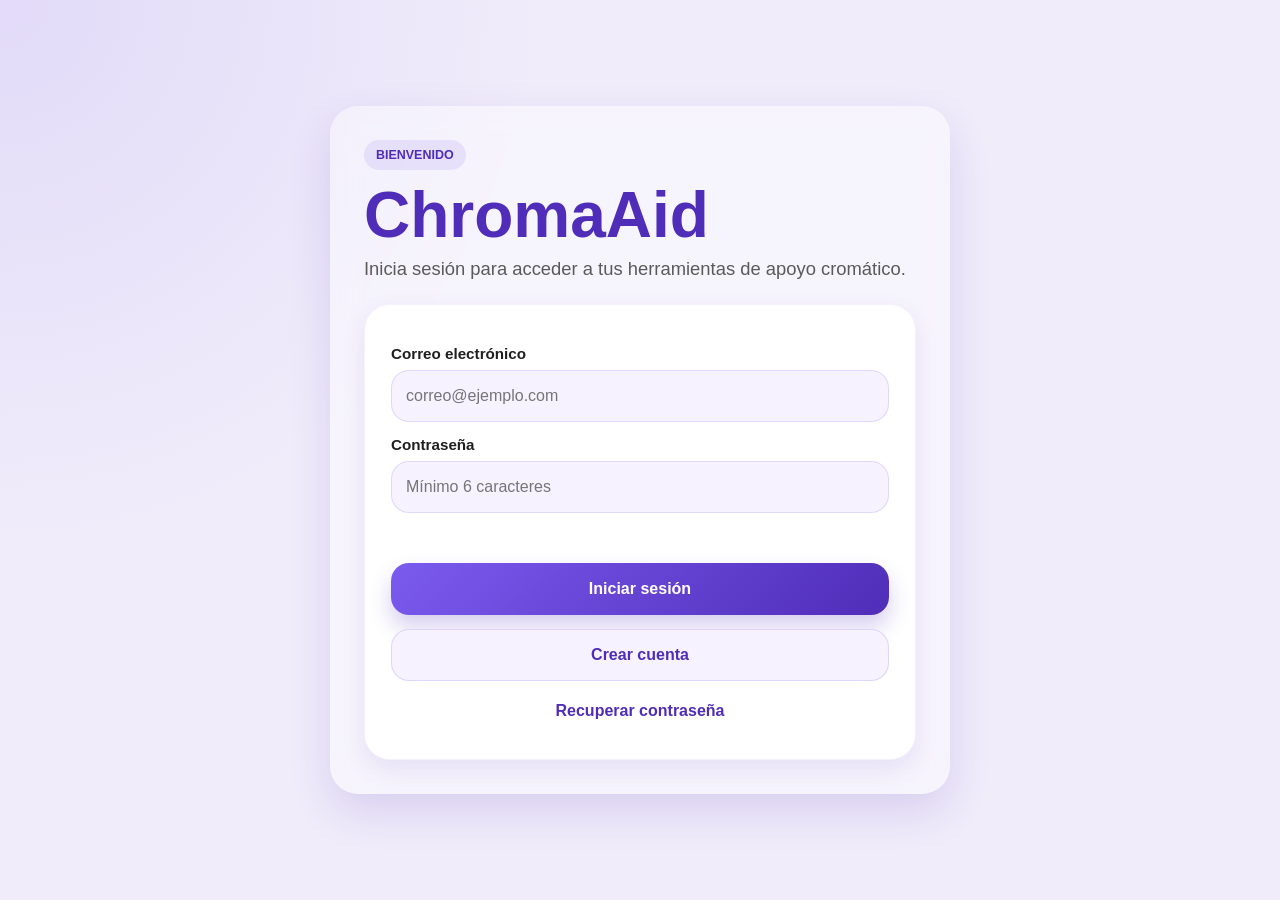
<file: index.html>
<!DOCTYPE html>
<html lang="es">
<head>
  <meta charset="UTF-8" />
  <meta name="viewport" content="width=device-width, initial-scale=1.0" />
  <title>ChromaAid</title>
  <link rel="manifest" href="manifest.json" />
  <link rel="stylesheet" href="style.css?v=3" />
  <meta name="theme-color" content="#7B5BEF" />
</head>
<body>
  <main class="app-shell">
    <!-- Pantalla inicial: inicio de sesión del usuario. -->
    <section id="screen-login" class="screen active" aria-labelledby="login-title">
      <header class="page-header auth-header">
        <span class="app-badge">Bienvenido</span>
        <h1 id="login-title">ChromaAid</h1>
        <p>Inicia sesión para acceder a tus herramientas de apoyo cromático.</p>
      </header>

      <form id="login-form" class="card auth-card" novalidate>
        <label class="field-label" for="login-email">Correo electrónico</label>
        <input id="login-email" type="email" autocomplete="email" placeholder="correo@ejemplo.com" />

        <label class="field-label" for="login-password">Contraseña</label>
        <input id="login-password" type="password" autocomplete="current-password" placeholder="Mínimo 6 caracteres" />

        <p id="login-message" class="form-message" aria-live="polite"></p>

        <button class="primary-btn" type="submit">Iniciar sesión</button>
        <button class="secondary-btn" type="button" data-screen="screen-register">Crear cuenta</button>
        <button class="link-btn" type="button" data-screen="screen-recover">Recuperar contraseña</button>
      </form>
    </section>

    <!-- Pantalla de registro: crea usuarios en localStorage. -->
    <section id="screen-register" class="screen" aria-labelledby="register-title">
      <div class="topbar">
        <button class="back-btn" type="button" data-screen="screen-login" aria-label="Volver al login">←</button>
        <h2 id="register-title">Registro</h2>
      </div>

      <form id="register-form" class="card auth-card" novalidate>
        <label class="field-label" for="register-name">Nombre completo</label>
        <input id="register-name" type="text" autocomplete="name" placeholder="Tu nombre" />

        <label class="field-label" for="register-email">Correo electrónico</label>
        <input id="register-email" type="email" autocomplete="email" placeholder="correo@ejemplo.com" />

        <label class="field-label" for="register-password">Contraseña</label>
        <input id="register-password" type="password" autocomplete="new-password" placeholder="Mínimo 6 caracteres" />

        <label class="field-label" for="register-confirm-password">Confirmar contraseña</label>
        <input id="register-confirm-password" type="password" autocomplete="new-password" placeholder="Repite tu contraseña" />

        <p id="register-message" class="form-message" aria-live="polite"></p>

        <button class="primary-btn" type="submit">Registrarse</button>
      </form>
    </section>

    <!-- Pantalla de recuperación: demo local para verificar si un correo existe. -->
    <section id="screen-recover" class="screen" aria-labelledby="recover-title">
      <div class="topbar">
        <button class="back-btn" type="button" data-screen="screen-login" aria-label="Volver al login">←</button>
        <h2 id="recover-title">Recuperar contraseña</h2>
      </div>

      <form id="recover-form" class="card auth-card" novalidate>
        <p>Escribe tu correo y te mostraremos una confirmación si existe una cuenta registrada en este dispositivo.</p>

        <label class="field-label" for="recover-email">Correo electrónico</label>
        <input id="recover-email" type="email" autocomplete="email" placeholder="correo@ejemplo.com" />

        <p id="recover-message" class="form-message" aria-live="polite"></p>

        <button class="primary-btn" type="submit">Verificar correo</button>
      </form>
    </section>

    <!-- Pantalla principal: menú de herramientas de ChromaAid. -->
    <section id="screen-home" class="screen" aria-labelledby="home-title">
      <header class="page-header">
        <div class="home-actions">
          <span class="app-badge">Apoyo cromático</span>
          <button id="logout-btn" class="logout-btn" type="button">Cerrar sesión</button>
        </div>
        <h1 id="home-title">ChromaAid</h1>
        <p id="home-subtitle">Asistente de apoyo cromático para daltonismo</p>
      </header>

      <!-- Menú de acceso rápido a todas las funciones. -->
      <div class="grid-menu" aria-label="Herramientas principales">
        <button class="menu-card" type="button" data-screen="screen-intro-test">
          <span class="menu-icon-wrap">
            <img src="./icons/iconstest.gif" alt="" class="menu-icon" />
          </span>
          <span class="menu-content">
            <span class="menu-title">Test de Daltonismo</span>
            <span class="menu-description">Evalúa tu visión cromática</span>
          </span>
        </button>

        <button class="menu-card" type="button" data-screen="screen-detect-color">
          <span class="menu-icon-wrap">
            <img src="./icons/iconscamera.gif" alt="" class="menu-icon" />
          </span>
          <span class="menu-content">
            <span class="menu-title">Detectar Color</span>
            <span class="menu-description">Usa la cámara del dispositivo</span>
          </span>
        </button>

        <button class="menu-card" type="button" data-screen="screen-compare">
          <span class="menu-icon-wrap">
            <img src="./icons/iconspalette.gif" alt="" class="menu-icon" />
          </span>
          <span class="menu-content">
            <span class="menu-title">Comparar Colores</span>
            <span class="menu-description">Mide similitud entre tonos</span>
          </span>
        </button>

        <button class="menu-card" type="button" data-screen="screen-different-color">
          <span class="menu-icon-wrap">
            <img src="./icons/icondegradado.gif" alt="" class="menu-icon" />
          </span>
          <span class="menu-content">
            <span class="menu-title">Encuentra el color diferente</span>
            <span class="menu-description">Detecta el cuadro distinto</span>
          </span>
        </button>

        <button class="menu-card" type="button" data-screen="screen-history">
          <span class="menu-icon-wrap">
            <img src="./icons/iconshistory.gif" alt="" class="menu-icon" />
          </span>
          <span class="menu-content">
            <span class="menu-title">Historial</span>
            <span class="menu-description">Consulta resultados guardados</span>
          </span>
        </button>
      </div>

      <!-- Tarjeta informativa que cambia automáticamente cada cierto tiempo. -->
      <article class="fun-fact-card" aria-live="polite">
        <div class="fun-fact-icon" aria-hidden="true">💡</div>
        <div class="fun-fact-content">
          <div class="fun-fact-header">
            <h2>Dato curioso</h2>
            <span id="fun-fact-counter">Dato 1 de 10</span>
          </div>
          <p id="fun-fact-text">Cargando...</p>
        </div>
      </article>
    </section>

    <!-- Pantalla de instrucciones antes de iniciar el test Ishihara. -->
    <section id="screen-intro-test" class="screen" aria-labelledby="intro-title">
      <div class="topbar">
        <button class="back-btn" type="button" data-screen="screen-home" aria-label="Volver al inicio">←</button>
        <h2 id="intro-title">Instrucciones</h2>
      </div>

      <div class="card">
        <p>La prueba te mostrará placas de Ishihara con números que debes identificar.</p>
        <ul class="instruction-list">
          <li>Quita lentes con filtro de color.</li>
          <li>Usa buena iluminación.</li>
          <li>Mantén el brillo de pantalla alto.</li>
          <li>Observa cada imagen con calma.</li>
        </ul>
        <button id="start-test-btn" class="primary-btn" type="button">Iniciar prueba</button>
      </div>
    </section>

    <!-- Pantalla del test: muestra placas e input de respuesta. -->
    <section id="screen-test" class="screen" aria-labelledby="test-title">
      <div class="topbar">
        <button class="back-btn" type="button" data-screen="screen-home" aria-label="Volver al inicio">←</button>
        <h2 id="test-title">Test de Daltonismo</h2>
      </div>

      <div class="card center">
        <h3 id="question-title">Pregunta 1</h3>
        <img id="test-image" src="img/ishihara1.png" alt="Placa Ishihara" class="test-image" />
        <label class="field-label" for="answer-input">Numero que ves</label>
        <input id="answer-input" type="number" inputmode="numeric" placeholder="Ej. 12" />
        <button id="next-question-btn" class="primary-btn" type="button">Siguiente</button>
      </div>
    </section>

    <!-- Pantalla final del test: reporte orientativo y recomendaciones. -->
    <section id="screen-result" class="screen" aria-labelledby="result-title">
      <div class="topbar">
        <button class="back-btn" type="button" data-screen="screen-home" aria-label="Volver al inicio">←</button>
        <h2 id="result-title">Resultado del test</h2>
      </div>

      <div class="test-result-workspace">
        <section class="card test-result-hero">
          <div id="result-icon" class="result-icon">?</div>
          <div>
            <span class="card-kicker">Resultado orientativo</span>
            <h3 id="result-main">Resultado no concluyente</h3>
            <p id="result-level">Nivel estimado: No concluyente</p>
            <p id="result-type">Tipo orientativo: --</p>
          </div>
        </section>

        <section class="card">
          <h3>Puntaje</h3>
          <div class="score-grid">
            <div>
              <span>Correctas</span>
              <strong id="result-correct">0</strong>
            </div>
            <div>
              <span>Incorrectas</span>
              <strong id="result-incorrect">0</strong>
            </div>
            <div>
              <span>Aciertos</span>
              <strong id="result-percentage">0%</strong>
            </div>
          </div>
          <div class="progress-track" aria-label="Porcentaje de aciertos">
            <div id="result-progress" class="progress-fill"></div>
          </div>
        </section>

        <section class="card">
          <h3>Explicación del resultado</h3>
          <p id="result-explanation" class="result-text">Completa el test para ver una explicación personalizada.</p>
        </section>

        <section class="card">
          <h3>Colores que podrían confundirse</h3>
          <div id="confusion-list" class="confusion-grid"></div>
        </section>

        <section id="recommendations-section" class="card">
          <h3>Recomendaciones</h3>
          <ul id="recommendation-list" class="instruction-list"></ul>
        </section>

        <section class="card medical-note">
          <strong>Mensaje importante</strong>
          <p>Este test es solo una herramienta orientativa. No sustituye una evaluación médica profesional. Si el resultado indica posibles señales de daltonismo o tienes dudas sobre tu visión, se recomienda acudir con un optometrista u oftalmólogo.</p>
        </section>

        <div class="button-row result-actions">
          <button id="save-test-result-btn" class="primary-btn" type="button">Guardar resultado en historial</button>
          <button id="repeat-test-btn" class="secondary-btn" type="button">Repetir test</button>
          <button class="secondary-btn" type="button" data-screen="screen-home">Ir al menú principal</button>
          <button id="view-recommendations-btn" class="secondary-btn" type="button">Ver recomendaciones</button>
        </div>
      </div>
    </section>

    <!-- Herramienta Detectar Color: cámara, imagen y simulaciones de visión. -->
    <section id="screen-detect-color" class="screen" aria-labelledby="detect-title">
      <div class="topbar">
        <button class="back-btn" type="button" data-screen="screen-home" aria-label="Volver al inicio">←</button>
        <h2 id="detect-title">Detectar Color</h2>
      </div>

      <div class="detect-workspace">
        <section class="card detect-source-card">
          <h3>Fuente de detección</h3>
          <video id="camera" autoplay playsinline muted></video>
          <canvas id="canvas"></canvas>

          <div class="button-row">
            <button id="detect-start-camera-btn" class="secondary-btn" type="button">Activar cámara</button>
            <button id="capture-btn" class="primary-btn" type="button">Tomar color del centro</button>
          </div>

          <label class="field-label" for="detect-image-input">Subir imagen y tocar una zona</label>
          <input type="file" id="detect-image-input" accept="image/*" />
          <canvas id="detect-image-canvas" class="image-sampler" aria-label="Imagen para detectar color"></canvas>
          <p id="detected-color-text" class="status-text">Activa la cámara o sube una imagen para comenzar.</p>
        </section>

        <section class="card detect-result-card">
          <h3>Color detectado</h3>
          <div id="detected-color-box" class="large-swatch" aria-label="Vista del color original"></div>

          <div class="color-meta">
            <strong id="detected-color-name">Sin color detectado</strong>
            <span id="detected-color-hex">HEX: --</span>
            <span id="detected-color-rgb">RGB: --</span>
            <span id="detect-confidence">Confianza: --</span>
          </div>

          <p id="detect-explanation" class="compare-summary">
            Esta simulación es aproximada y puede variar según la persona, la iluminación y la cámara del dispositivo.
          </p>

          <div class="button-row">
            <button id="save-detection-btn" class="secondary-btn" type="button">Guardar detección en historial</button>
            <button id="clear-detection-btn" class="secondary-btn" type="button">Limpiar</button>
          </div>
        </section>

        <section class="card vision-preview-card">
          <h3>Cómo podría verse este color</h3>
          <div id="vision-cards" class="vision-card-grid">
            <div class="vision-card empty">Sin detección todavía.</div>
          </div>
        </section>

        <section class="card diagnosis-card">
          <h3>Accesibilidad visual</h3>
          <div class="diagnosis-table-wrap">
            <table class="diagnosis-table">
              <thead>
                <tr>
                  <th>Tipo de visión</th>
                  <th>Color percibido</th>
                  <th>HEX simulado</th>
                  <th>Muestra visual</th>
                </tr>
              </thead>
              <tbody id="detect-vision-table-body">
                <tr>
                  <td colspan="4">Sin color detectado todavía.</td>
                </tr>
              </tbody>
            </table>
          </div>
        </section>
      </div>
    </section>

    <!-- Herramienta Comparar Colores: contraste, simulación y diagnóstico. -->
    <section id="screen-compare" class="screen" aria-labelledby="compare-title">
      <div class="topbar">
        <button class="back-btn" type="button" data-screen="screen-home" aria-label="Volver al inicio">←</button>
        <h2 id="compare-title">Comparar Colores</h2>
      </div>

      <div class="compare-workspace">
        <section class="card compare-picker-card" aria-labelledby="color-a-title">
          <h3 id="color-a-title">Color A</h3>
          <div id="color-a-swatch" class="large-swatch"></div>

          <label class="field-label" for="color-a-picker">Selector manual</label>
          <input type="color" id="color-a-picker" value="#7b5bef" />

          <label class="field-label" for="color-a-hex">Código HEX</label>
          <input type="text" id="color-a-hex" value="#7B5BEF" maxlength="7" placeholder="#7B5BEF" />

          <div class="color-meta">
            <strong id="color-a-name">Morado</strong>
            <span id="color-a-rgb">RGB: 123, 91, 239</span>
            <span id="color-a-hex-label">HEX: #7B5BEF</span>
          </div>
        </section>

        <section class="card compare-picker-card" aria-labelledby="color-b-title">
          <h3 id="color-b-title">Color B</h3>
          <div id="color-b-swatch" class="large-swatch"></div>

          <label class="field-label" for="color-b-picker">Selector manual</label>
          <input type="color" id="color-b-picker" value="#c9b8ff" />

          <label class="field-label" for="color-b-hex">Código HEX</label>
          <input type="text" id="color-b-hex" value="#C9B8FF" maxlength="7" placeholder="#C9B8FF" />

          <div class="color-meta">
            <strong id="color-b-name">Lila claro</strong>
            <span id="color-b-rgb">RGB: 201, 184, 255</span>
            <span id="color-b-hex-label">HEX: #C9B8FF</span>
          </div>
        </section>

        <section class="card compare-source-card">
          <h3>Capturar o extraer color</h3>

          <div class="target-selector" aria-label="Seleccionar color destino">
            <label>
              <input type="radio" name="compare-target" value="a" checked />
              Color A
            </label>
            <label>
              <input type="radio" name="compare-target" value="b" />
              Color B
            </label>
          </div>

          <video id="compare-camera" autoplay playsinline muted></video>
          <canvas id="compare-camera-canvas"></canvas>

          <div class="button-row">
            <button id="compare-start-camera-btn" class="secondary-btn" type="button">Activar cámara</button>
            <button id="compare-capture-btn" class="primary-btn" type="button">Capturar color</button>
          </div>

          <label class="field-label" for="compare-image-input">Subir imagen y tocar una zona</label>
          <input type="file" id="compare-image-input" accept="image/*" />
          <canvas id="compare-image-canvas" class="image-sampler" aria-label="Imagen para extraer color"></canvas>
          <p id="compare-source-message" class="status-text">Selecciona si quieres aplicar el color a A o B.</p>
        </section>

        <section class="card compare-result-card">
          <h3>Resultado de accesibilidad</h3>
          <p id="compare-summary" class="compare-summary">Presiona “Comparar colores” para analizar accesibilidad visual.</p>

          <div class="metric-grid">
            <div>
              <span>Diferencia visual</span>
              <strong id="visual-difference">--</strong>
            </div>
            <div>
              <span>Contraste WCAG</span>
              <strong id="contrast-ratio">--</strong>
            </div>
            <div>
              <span>Escala de accesibilidad</span>
              <strong id="accessibility-scale">--</strong>
            </div>
          </div>

          <div id="recommendation-box" class="recommendation-box">
            La recomendación aparecerá después de comparar.
          </div>

          <div class="button-row">
            <button id="compare-btn" class="primary-btn" type="button">Comparar colores</button>
            <button id="clear-compare-btn" class="secondary-btn" type="button">Limpiar</button>
            <button id="save-compare-btn" class="secondary-btn" type="button">Guardar comparación en historial</button>
          </div>
        </section>

        <section class="card diagnosis-card">
          <h3>Diagnóstico de comparación</h3>

          <div class="diagnosis-table-wrap">
            <table class="diagnosis-table">
              <thead>
                <tr>
                  <th>Tipo de visión</th>
                  <th>Vista Color A</th>
                  <th>Vista Color B</th>
                  <th>Resultado</th>
                </tr>
              </thead>
              <tbody id="diagnosis-table-body">
                <tr>
                  <td colspan="4">Sin comparación todavía.</td>
                </tr>
              </tbody>
            </table>
          </div>
        </section>
      </div>
    </section>

    <!-- Juego visual: encontrar el cuadro con color diferente. -->
    <section id="screen-different-color" class="screen" aria-labelledby="different-title">
      <div class="topbar">
        <button class="back-btn" type="button" data-screen="screen-home" aria-label="Volver al inicio">←</button>
        <h2 id="different-title">Encuentra el color diferente</h2>
      </div>

      <div class="different-workspace">
        <section class="card different-controls-card">
          <p class="compare-summary">Toca el cuadro que tiene un color diferente.</p>

          <div class="different-control-grid">
            <div>
              <label class="field-label" for="different-family">Gama de color</label>
              <select id="different-family">
                <option value="azul">Azul</option>
                <option value="rosa">Rosa</option>
                <option value="morado">Morado</option>
                <option value="verde">Verde</option>
                <option value="rojo">Rojo</option>
                <option value="amarillo">Amarillo</option>
                <option value="gris">Gris</option>
              </select>
            </div>

            <div>
              <label class="field-label" for="different-difficulty">Dificultad</label>
              <select id="different-difficulty">
                <option value="facil">Fácil</option>
                <option value="medio">Medio</option>
                <option value="dificil">Difícil</option>
              </select>
            </div>

            <div>
              <label class="field-label" for="different-vision">Simulación de visión</label>
              <select id="different-vision">
                <option value="normal">Visión normal</option>
                <option value="protanopia">Protanopia</option>
                <option value="deuteranopia">Deuteranopia</option>
                <option value="tritanopia">Tritanopia</option>
                <option value="monocromacia">Monocromacia</option>
              </select>
            </div>
          </div>

          <label class="help-toggle">
            <input id="different-help-toggle" type="checkbox" />
            Activar modo ayuda visual
          </label>
        </section>

        <section class="card different-game-card">
          <div class="game-status">
            <span>Nivel: <strong id="nivelActual">1</strong></span>
            <span>Puntaje: <strong id="puntajeActual">0</strong></span>
            <span>Ronda: <strong id="rondaActual">1</strong>/<span id="totalRondas">10</span></span>
          </div>

          <div class="progress-container">
            <div id="barraProgreso" class="progress-bar"></div>
          </div>

          <div class="different-stats">
            <div>
              <span>Puntaje actual</span>
              <strong id="different-score">0</strong>
            </div>
            <div>
              <span>Nivel actual</span>
              <strong id="different-level">1</strong>
            </div>
            <div>
              <span>Tiempo usado</span>
              <strong id="different-time">0s</strong>
            </div>
          </div>

          <div id="different-grid" class="different-grid" aria-label="Cuadrícula de colores"></div>
          <p id="different-feedback" class="status-text">Encuentra el cuadro con el tono ligeramente diferente.</p>
        </section>

        <section class="card different-result-card">
          <h3>Resultado final</h3>
          <p id="different-result-text" class="compare-summary">El resultado aparecerá cuando termines o guardes la partida.</p>
          <div class="score-grid">
            <div>
              <span>Puntaje</span>
              <strong id="different-final-score">--</strong>
            </div>
            <div>
              <span>Aciertos</span>
              <strong id="different-hits">0</strong>
            </div>
            <div>
              <span>Errores</span>
              <strong id="different-errors">0</strong>
            </div>
          </div>

          <div class="button-row">
            <button id="new-different-btn" class="primary-btn" type="button">Nuevo juego</button>
            <button id="save-different-btn" class="secondary-btn" type="button">Guardar resultado en historial</button>
          </div>
        </section>
      </div>
    </section>

    <!-- Historial: registros filtrables de test, detecciones, comparaciones y juego. -->
    <section id="screen-history" class="screen" aria-labelledby="history-title">
      <div class="topbar">
        <button class="back-btn" type="button" data-screen="screen-home" aria-label="Volver al inicio">←</button>
        <h2 id="history-title">Historial</h2>
      </div>

      <div class="history-workspace">
        <section class="card history-stats-card">
          <div class="history-stat">
            <span>Total de registros</span>
            <strong id="history-total">0</strong>
          </div>
          <div class="history-stat">
            <span>Último test</span>
            <strong id="history-last-test">--</strong>
          </div>
          <div class="history-stat">
            <span>Última detección</span>
            <strong id="history-last-detection">--</strong>
          </div>
          <div class="history-stat">
            <span>Resultado más reciente</span>
            <strong id="history-latest-result">--</strong>
          </div>
        </section>

        <section class="card history-controls-card">
          <label class="field-label" for="history-search">Buscar historial</label>
          <input id="history-search" type="text" placeholder="Buscar por resultado, color, fecha o tipo" />

          <div class="history-filters" aria-label="Filtros del historial">
            <button class="filter-btn active" type="button" data-history-filter="all">Todos</button>
            <button class="filter-btn" type="button" data-history-filter="test">Test</button>
            <button class="filter-btn" type="button" data-history-filter="detection">Detección</button>
            <button class="filter-btn" type="button" data-history-filter="comparison">Comparación</button>
            <button class="filter-btn" type="button" data-history-filter="different">Reto</button>
          </div>
        </section>

        <section class="history-category" data-history-category="test">
          <h3>Resultados del test</h3>
          <div id="history-test-list" class="history-list"></div>
        </section>

        <section class="history-category" data-history-category="detection">
          <h3>Detecciones de color</h3>
          <div id="history-detection-list" class="history-list"></div>
        </section>

        <section class="history-category" data-history-category="comparison">
          <h3>Comparaciones de colores</h3>
          <div id="history-comparison-list" class="history-list"></div>
        </section>

        <section class="history-category" data-history-category="different">
          <h3>Encuentra el color diferente</h3>
          <div id="history-different-list" class="history-list"></div>
        </section>

        <section id="history-empty-state" class="card history-empty-state">
          <strong>Aún no tienes registros guardados.</strong>
          <p>Cuando guardes resultados del test, detecciones o comparaciones, aparecerán aquí.</p>
          <button class="secondary-btn" type="button" data-screen="screen-home">Ir al menú principal</button>
        </section>

        <button id="clear-history-btn" class="history-clear-btn" type="button">Limpiar todo el historial</button>
      </div>
    </section>
  </main>

  <!-- Modal para detalles completos de un registro del historial. -->
  <div id="modalDetalle" class="modal" aria-hidden="true">
    <div class="modal-content" role="dialog" aria-modal="true" aria-labelledby="modalTitulo">
      <div class="modal-header">
        <h2 id="modalTitulo">Detalle</h2>
        <button id="close-history-detail-btn" type="button">Cerrar</button>
      </div>
      <div id="modalBody"></div>
    </div>
  </div>

  <!-- Modal final del juego Encuentra el color diferente. -->
  <div id="modalFinJuego" class="modal-fin" aria-hidden="true">
    <div class="modal-fin-content" role="dialog" aria-modal="true" aria-labelledby="modalFinTitulo">
      <div id="badgeResultado" class="resultado-badge bien">BIEN</div>
      <h2 id="modalFinTitulo">¡Juego terminado!</h2>
      <p id="modalFinSubtitulo">Buen trabajo</p>

      <div class="final-score-grid">
        <div>
          <span>Puntaje total</span>
          <strong id="puntajeFinal">0</strong>
        </div>
        <div>
          <span>Nivel alcanzado</span>
          <strong id="nivelFinal">1</strong>
        </div>
        <div>
          <span>Aciertos</span>
          <strong id="aciertosFinal">0</strong>
        </div>
        <div>
          <span>Errores</span>
          <strong id="erroresFinal">0</strong>
        </div>
      </div>

      <p class="final-message">Has completado el reto. Sigue entrenando tu percepción de colores.</p>

      <div class="button-row">
        <button id="play-again-different-btn" class="primary-btn" type="button">Volver a jugar</button>
        <button id="save-final-different-btn" class="secondary-btn" type="button">Guardar resultado</button>
        <button id="finish-menu-btn" class="secondary-btn" type="button">Ir al menú principal</button>
      </div>
    </div>
  </div>

  <script src="app.js"></script>
</body>
</html>
</file>
<file: style.css>
/* =========================
   VARIABLES DE DISEÑO
   Paleta, sombras y colores base de ChromaAid.
========================= */
:root {
  --bg: #F0ECFA;
  --surface: #F7F2FF;
  --white: #FFFFFF;
  --primary: #7B5BEF;
  --primary-dark: #4F2DB8;
  --text: #1F1F1F;
  --muted: #5A5A5A;
  --danger: #D63F3F;
  --shadow: 0 18px 42px rgba(79, 45, 184, 0.14);
  --shadow-soft: 0 10px 24px rgba(79, 45, 184, 0.10);
}

/* =========================
   RESET Y BASE
   Normaliza tamaños y define fondo general.
========================= */
* {
  box-sizing: border-box;
}

html,
body {
  margin: 0;
  width: 100%;
  min-height: 100%;
}

body {
  min-height: 100vh;
  padding: 18px;
  display: flex;
  justify-content: center;
  align-items: flex-start;
  font-family: Arial, Helvetica, sans-serif;
  background:
    radial-gradient(circle at top left, rgba(123, 91, 239, 0.12), transparent 34rem),
    var(--bg);
  color: var(--text);
}

button,
input {
  font: inherit;
}

button {
  -webkit-tap-highlight-color: transparent;
}

/* =========================
   CONTENEDOR PRINCIPAL Y PANTALLAS
   La app muestra una sola .screen.active a la vez.
========================= */
.app-shell {
  width: min(100%, 620px);
  min-height: calc(100vh - 36px);
  padding: clamp(18px, 4vw, 34px);
  border-radius: 28px;
  background: rgba(255, 255, 255, 0.42);
  box-shadow: var(--shadow);
  backdrop-filter: blur(14px);
}

.screen {
  display: none;
  width: 100%;
  animation: screenIn 180ms ease-out;
}

.screen.active {
  display: block;
}

@keyframes screenIn {
  from {
    opacity: 0;
    transform: translateY(6px);
  }

  to {
    opacity: 1;
    transform: translateY(0);
  }
}

/* =========================
   ENCABEZADOS Y ELEMENTOS GENERALES
========================= */
.page-header {
  margin-bottom: 22px;
}

.auth-header {
  text-align: left;
}

.auth-card {
  display: flex;
  flex-direction: column;
}

.home-actions {
  display: flex;
  align-items: center;
  justify-content: space-between;
  gap: 12px;
}

.app-badge,
.card-kicker {
  display: inline-flex;
  align-items: center;
  min-height: 30px;
  padding: 6px 12px;
  border-radius: 999px;
  background: rgba(123, 91, 239, 0.12);
  color: var(--primary-dark);
  font-size: 0.78rem;
  font-weight: 800;
  letter-spacing: 0;
  text-transform: uppercase;
}

.page-header h1 {
  margin: 14px 0 8px;
  color: var(--primary-dark);
  font-size: clamp(2.3rem, 8vw, 4rem);
  line-height: 0.98;
  letter-spacing: 0;
}

.page-header p {
  max-width: 34rem;
  margin: 0;
  color: var(--muted);
  font-size: clamp(1rem, 2.5vw, 1.15rem);
  line-height: 1.5;
}

/* =========================
   MENÚ PRINCIPAL
   Tarjetas de acceso a cada herramienta.
========================= */
.grid-menu {
  display: grid;
  grid-template-columns: 1fr;
  gap: 14px;
  margin-bottom: 18px;
}

.menu-card {
  width: 100%;
  min-height: 96px;
  padding: 16px;
  display: flex;
  align-items: center;
  gap: 16px;
  border: 1px solid rgba(123, 91, 239, 0.10);
  border-radius: 24px;
  background: var(--surface);
  color: var(--text);
  box-shadow: var(--shadow-soft);
  text-align: left;
  cursor: pointer;
  transition: transform 160ms ease, box-shadow 160ms ease, border-color 160ms ease, background 160ms ease;
}

.menu-card:hover {
  transform: translateY(-2px);
  border-color: rgba(123, 91, 239, 0.32);
  background: var(--white);
  box-shadow: 0 18px 32px rgba(79, 45, 184, 0.15);
}

.menu-card:active {
  transform: translateY(0);
}

.menu-card:focus-visible,
.primary-btn:focus-visible,
.danger-btn:focus-visible,
.secondary-btn:focus-visible,
.link-btn:focus-visible,
.logout-btn:focus-visible,
.back-btn:focus-visible,
input:focus-visible {
  outline: 3px solid rgba(123, 91, 239, 0.35);
  outline-offset: 3px;
}

.menu-icon-wrap {
  width: 66px;
  height: 66px;
  flex: 0 0 66px;
  display: grid;
  place-items: center;
  border-radius: 20px;
  background: var(--white);
  box-shadow: inset 0 0 0 1px rgba(123, 91, 239, 0.08);
  overflow: hidden;
}

.menu-icon {
  width: 52px;
  height: 52px;
  object-fit: contain;
  display: block;
}


.menu-content {
  min-width: 0;
  display: flex;
  flex-direction: column;
  gap: 5px;
}

.menu-title {
  color: var(--text);
  font-size: clamp(1rem, 2.4vw, 1.08rem);
  font-weight: 800;
  line-height: 1.2;
}

.menu-description {
  color: var(--muted);
  font-size: 0.9rem;
  line-height: 1.25;
}

/* =========================
   TARJETA DE DATO CURIOSO
   Tarjeta destacada con animación automática.
========================= */
.card,
.fun-fact-card {
  width: 100%;
  padding: clamp(18px, 4vw, 26px);
  border: 1px solid rgba(123, 91, 239, 0.08);
  border-radius: 26px;
  background: var(--white);
  box-shadow: var(--shadow-soft);
}

.fun-fact-card {
  display: grid;
  grid-template-columns: auto 1fr;
  gap: 16px;
  align-items: start;
  background:
    radial-gradient(circle at top right, rgba(123, 91, 239, 0.16), transparent 12rem),
    linear-gradient(135deg, var(--white), var(--surface));
}

.fun-fact-card p {
  margin: 12px 0 0;
  color: var(--text);
  font-size: 1rem;
  line-height: 1.5;
}

.fun-fact-icon {
  width: 62px;
  height: 62px;
  display: grid;
  place-items: center;
  border-radius: 22px;
  background: var(--white);
  box-shadow: var(--shadow-soft);
  font-size: 2rem;
  animation: factPulse 2.4s ease-in-out infinite;
}

.fun-fact-content {
  min-width: 0;
}

.fun-fact-header {
  display: flex;
  align-items: flex-start;
  justify-content: space-between;
  gap: 12px;
}

.fun-fact-header h2 {
  margin: 0;
  color: var(--primary-dark);
  font-size: 1.2rem;
}

.fun-fact-header span {
  flex: 0 0 auto;
  padding: 6px 10px;
  border-radius: 999px;
  background: rgba(123, 91, 239, 0.12);
  color: var(--primary-dark);
  font-size: 0.78rem;
  font-weight: 800;
}

.fun-fact-card.is-changing #fun-fact-text {
  animation: factFade 260ms ease;
}

@keyframes factPulse {
  0%,
  100% {
    transform: scale(1);
  }

  50% {
    transform: scale(1.05);
  }
}

@keyframes factFade {
  from {
    opacity: 0;
    transform: translateY(4px);
  }

  to {
    opacity: 1;
    transform: translateY(0);
  }
}

/* =========================
   BARRAS SUPERIORES Y BOTONES
========================= */
.topbar {
  min-height: 52px;
  display: flex;
  align-items: center;
  gap: 12px;
  margin-bottom: 18px;
}

.topbar h2 {
  margin: 0;
  color: var(--primary-dark);
  font-size: clamp(1.35rem, 4vw, 1.8rem);
  line-height: 1.1;
}

.back-btn {
  width: 48px;
  height: 48px;
  flex: 0 0 48px;
  display: grid;
  place-items: center;
  border: none;
  border-radius: 50%;
  background: var(--surface);
  color: var(--primary-dark);
  box-shadow: var(--shadow-soft);
  font-size: 1.35rem;
  font-weight: 800;
  cursor: pointer;
  transition: transform 160ms ease, background 160ms ease;
}

.back-btn:hover {
  transform: translateX(-2px);
  background: var(--white);
}

.card p,
.card li {
  color: var(--muted);
  line-height: 1.55;
}

.instruction-list {
  margin: 16px 0 18px;
  padding-left: 1.2rem;
}

.instruction-list li + li {
  margin-top: 8px;
}

.primary-btn,
.danger-btn,
.secondary-btn {
  width: 100%;
  min-height: 52px;
  margin-top: 14px;
  padding: 14px 18px;
  border: none;
  border-radius: 18px;
  color: var(--white);
  font-weight: 800;
  cursor: pointer;
  transition: transform 160ms ease, box-shadow 160ms ease, filter 160ms ease;
}

.primary-btn {
  background: linear-gradient(135deg, var(--primary), var(--primary-dark));
  box-shadow: 0 12px 22px rgba(79, 45, 184, 0.23);
}

.danger-btn {
  background: var(--danger);
  box-shadow: 0 12px 22px rgba(214, 63, 63, 0.20);
}

.secondary-btn {
  border: 1px solid rgba(123, 91, 239, 0.20);
  background: var(--surface);
  color: var(--primary-dark);
  box-shadow: none;
}

.link-btn {
  width: 100%;
  min-height: 44px;
  margin-top: 8px;
  border: none;
  border-radius: 16px;
  background: transparent;
  color: var(--primary-dark);
  font-weight: 800;
  cursor: pointer;
}

.logout-btn {
  min-height: 38px;
  padding: 8px 12px;
  border: 1px solid rgba(123, 91, 239, 0.20);
  border-radius: 999px;
  background: var(--white);
  color: var(--primary-dark);
  font-size: 0.85rem;
  font-weight: 800;
  cursor: pointer;
  box-shadow: var(--shadow-soft);
}

.primary-btn:hover,
.danger-btn:hover,
.secondary-btn:hover,
.logout-btn:hover {
  transform: translateY(-1px);
  filter: brightness(1.03);
}

.center {
  text-align: center;
}

.test-image,
video {
  width: min(100%, 320px);
  aspect-ratio: 1 / 1;
  height: auto;
  margin: 16px auto;
  display: block;
  border-radius: 24px;
  background: var(--surface);
  object-fit: contain;
  box-shadow: inset 0 0 0 1px rgba(123, 91, 239, 0.08);
}

video {
  object-fit: cover;
}

canvas {
  display: none;
}

.field-label {
  display: block;
  margin: 14px 0 8px;
  color: var(--text);
  font-size: 0.95rem;
  font-weight: 800;
  text-align: left;
}

input[type="number"],
input[type="color"],
input[type="email"],
input[type="password"],
input[type="text"] {
  width: 100%;
  min-height: 52px;
  border: 1px solid rgba(123, 91, 239, 0.18);
  border-radius: 18px;
  background: var(--surface);
}

input[type="number"],
input[type="email"],
input[type="password"],
input[type="text"] {
  padding: 12px 14px;
  color: var(--text);
}

input[type="color"] {
  padding: 6px;
  cursor: pointer;
}

input[type="file"] {
  width: 100%;
  padding: 12px;
  border: 1px dashed rgba(123, 91, 239, 0.34);
  border-radius: 18px;
  background: var(--surface);
  color: var(--muted);
}

/* =========================
   DETECTAR Y COMPARAR COLORES
   Layouts, muestras visuales y tablas de diagnóstico.
========================= */
select {
  width: 100%;
  min-height: 52px;
  padding: 12px 14px;
  border: 1px solid rgba(123, 91, 239, 0.18);
  border-radius: 18px;
  background: var(--surface);
  color: var(--text);
  font: inherit;
}

.color-field + .color-field {
  margin-top: 12px;
}

.compare-preview {
  display: grid;
  grid-template-columns: 1fr 1fr;
  gap: 14px;
  margin: 18px 0 12px;
}

.compare-workspace {
  display: grid;
  gap: 16px;
}

.detect-workspace {
  display: grid;
  gap: 16px;
}

.compare-picker-card h3,
.compare-source-card h3,
.compare-result-card h3,
.detect-source-card h3,
.detect-result-card h3,
.vision-preview-card h3,
.diagnosis-card h3 {
  margin: 0 0 14px;
  color: var(--primary-dark);
}

.large-swatch {
  width: 100%;
  min-height: 132px;
  border-radius: 24px;
  background: var(--primary);
  box-shadow: inset 0 0 0 1px rgba(31, 31, 31, 0.08);
}

.color-meta {
  margin-top: 14px;
  padding: 14px;
  display: grid;
  gap: 6px;
  border-radius: 18px;
  background: var(--surface);
}

.color-meta strong {
  color: var(--text);
}

.color-meta span {
  color: var(--muted);
  font-size: 0.92rem;
}

.target-selector {
  display: grid;
  grid-template-columns: 1fr 1fr;
  gap: 10px;
  margin-bottom: 14px;
}

.target-selector label {
  min-height: 46px;
  padding: 10px 12px;
  display: flex;
  align-items: center;
  justify-content: center;
  gap: 8px;
  border-radius: 16px;
  background: var(--surface);
  color: var(--primary-dark);
  font-weight: 800;
}

#compare-camera {
  width: 100%;
  max-width: none;
  aspect-ratio: 16 / 10;
  margin: 0 0 12px;
  border-radius: 22px;
}

#camera {
  width: 100%;
  max-width: none;
  aspect-ratio: 16 / 10;
  margin: 0 0 12px;
  border-radius: 22px;
}

#compare-camera-canvas {
  display: none;
}

.image-sampler {
  width: 100%;
  max-height: 260px;
  margin-top: 12px;
  display: none;
  border-radius: 22px;
  background: var(--surface);
  object-fit: contain;
  cursor: crosshair;
  box-shadow: inset 0 0 0 1px rgba(123, 91, 239, 0.12);
}

.image-sampler.has-image {
  display: block;
}

.button-row {
  display: grid;
  grid-template-columns: 1fr;
  gap: 10px;
  margin-top: 12px;
}

.button-row .primary-btn,
.button-row .secondary-btn {
  margin-top: 0;
}

.compare-summary {
  margin: 0 0 16px;
  color: var(--text);
  font-weight: 800;
  line-height: 1.45;
}

.metric-grid {
  display: grid;
  gap: 10px;
}

.metric-grid div {
  padding: 14px;
  border-radius: 18px;
  background: var(--surface);
}

.metric-grid span {
  display: block;
  margin-bottom: 6px;
  color: var(--muted);
  font-size: 0.88rem;
}

.metric-grid strong {
  color: var(--text);
  font-size: 1rem;
}

.recommendation-box {
  margin-top: 14px;
  padding: 14px;
  border-radius: 18px;
  background: rgba(123, 91, 239, 0.10);
  color: var(--primary-dark);
  font-weight: 800;
  line-height: 1.45;
}

.vision-card-grid {
  display: grid;
  gap: 12px;
}

.vision-card {
  min-height: 118px;
  padding: 14px;
  display: grid;
  grid-template-columns: 96px 1fr;
  gap: 14px;
  align-items: center;
  border-radius: 20px;
  background: var(--surface);
}

.vision-card.empty {
  display: block;
  min-height: auto;
  color: var(--muted);
  font-weight: 700;
}

.vision-swatch {
  width: 96px;
  height: 82px;
  border-radius: 18px;
  box-shadow: inset 0 0 0 1px rgba(31, 31, 31, 0.12);
}

.vision-card strong {
  display: block;
  margin-bottom: 6px;
  color: var(--text);
}

.vision-card span,
.vision-card p {
  margin: 0;
  color: var(--muted);
  font-size: 0.9rem;
  line-height: 1.35;
}

.diagnosis-table-wrap {
  width: 100%;
  overflow-x: auto;
}

.diagnosis-table {
  width: 100%;
  min-width: 560px;
  border-collapse: separate;
  border-spacing: 0 10px;
}

.diagnosis-table th {
  padding: 0 10px 4px;
  color: var(--muted);
  font-size: 0.82rem;
  text-align: left;
}

.diagnosis-table td {
  padding: 12px 10px;
  background: var(--surface);
  color: var(--text);
  font-size: 0.92rem;
  font-weight: 700;
}

.diagnosis-table td:first-child {
  border-radius: 16px 0 0 16px;
}

.diagnosis-table td:last-child {
  border-radius: 0 16px 16px 0;
}

.table-swatch {
  width: 72px;
  height: 34px;
  border-radius: 12px;
  box-shadow: inset 0 0 0 1px rgba(31, 31, 31, 0.12);
}

.color-box {
  width: 100%;
  min-height: 92px;
  border-radius: 20px;
  background: #DDDDDD;
  box-shadow: inset 0 0 0 1px rgba(31, 31, 31, 0.08);
}

.status-text,
.result-text,
.form-message {
  margin: 14px 0 0;
  color: var(--text);
  font-weight: 700;
}

.form-message {
  min-height: 22px;
  font-size: 0.95rem;
  line-height: 1.35;
}

.form-message.error {
  color: var(--danger);
}

.form-message.success {
  color: #217A45;
}

/* =========================
   HISTORIAL
   Filtros, tarjetas resumidas y modal de detalle.
========================= */
.history-workspace {
  display: grid;
  gap: 16px;
}

.history-stats-card {
  display: grid;
  grid-template-columns: 1fr 1fr;
  gap: 10px;
}

.history-stat {
  padding: 14px;
  border-radius: 18px;
  background: var(--surface);
}

.history-stat span {
  display: block;
  margin-bottom: 6px;
  color: var(--muted);
  font-size: 0.82rem;
  line-height: 1.25;
}

.history-stat strong {
  color: var(--text);
  font-size: 1rem;
  line-height: 1.25;
}

.history-filters {
  display: flex;
  flex-wrap: wrap;
  gap: 8px;
  margin-top: 14px;
}

.filter-btn,
.history-small-btn,
.history-clear-btn {
  min-height: 38px;
  padding: 8px 12px;
  border: 1px solid rgba(123, 91, 239, 0.18);
  border-radius: 999px;
  background: var(--surface);
  color: var(--primary-dark);
  font-weight: 800;
  cursor: pointer;
}

.filter-btn.active {
  background: var(--primary);
  color: var(--white);
}

.history-category {
  display: grid;
  gap: 10px;
}

.history-category h3 {
  margin: 0;
  color: var(--primary-dark);
}

.history-list {
  display: grid;
  gap: 12px;
}

.history-record-card {
  padding: 16px;
  border: 1px solid rgba(123, 91, 239, 0.08);
  border-radius: 22px;
  background: var(--white);
  box-shadow: var(--shadow-soft);
}

.history-record-top {
  display: flex;
  align-items: flex-start;
  justify-content: space-between;
  gap: 12px;
}

.history-record-title {
  display: flex;
  align-items: center;
  gap: 10px;
}

.history-icon {
  width: 38px;
  height: 38px;
  display: grid;
  place-items: center;
  border-radius: 14px;
  background: var(--surface);
  color: var(--primary-dark);
  font-weight: 900;
}

.history-record-card h4 {
  margin: 0;
  color: var(--text);
}

.history-date {
  margin: 4px 0 0;
  color: var(--muted);
  font-size: 0.84rem;
}

.history-summary {
  margin: 12px 0;
  color: var(--muted);
  line-height: 1.45;
}

.history-card-actions {
  display: flex;
  flex-wrap: wrap;
  gap: 8px;
}

.history-small-btn.delete {
  color: var(--danger);
  border-color: rgba(214, 63, 63, 0.20);
  background: #FFF8F8;
}

.history-empty-state {
  text-align: center;
}

.history-empty-state p {
  margin: 10px 0 0;
}

.modal {
  position: fixed;
  inset: 0;
  display: none;
  justify-content: center;
  align-items: center;
  padding: 20px;
  background: rgba(0, 0, 0, 0.35);
  z-index: 9999;
}

.modal.active {
  display: flex;
}

.modal-content {
  width: 100%;
  max-width: 620px;
  max-height: 85vh;
  overflow-y: auto;
  padding: 24px;
  border-radius: 28px;
  background: var(--white);
  box-shadow: 0 20px 60px rgba(79, 45, 184, 0.25);
}

.modal-header {
  position: sticky;
  top: -24px;
  z-index: 1;
  display: flex;
  align-items: center;
  justify-content: space-between;
  gap: 12px;
  margin: -24px -24px 14px;
  padding: 24px 24px 12px;
  background: var(--white);
}

.modal-header h2 {
  margin: 0;
  color: var(--primary-dark);
}

.modal-header button {
  border: none;
  background: transparent;
  color: var(--primary-dark);
  font-size: 1rem;
  font-weight: 800;
  cursor: pointer;
}

.history-detail-grid {
  display: grid;
  gap: 10px;
  margin-top: 14px;
}

.detalle-item {
  padding: 14px 16px;
  margin-bottom: 12px;
  border-radius: 16px;
  background: var(--surface);
  color: var(--muted);
  line-height: 1.45;
}

.detalle-item strong {
  color: var(--text);
}

.history-clear-btn {
  justify-self: center;
  color: var(--danger);
  border-color: rgba(214, 63, 63, 0.20);
  background: #FFF8F8;
}

/* =========================
   JUEGO: ENCUENTRA EL COLOR DIFERENTE
   Cuadrícula, progreso y modal final.
========================= */
.different-workspace {
  display: grid;
  gap: 16px;
}

.different-control-grid {
  display: grid;
  gap: 12px;
}

.different-stats {
  display: grid;
  grid-template-columns: repeat(3, 1fr);
  gap: 10px;
  margin-bottom: 16px;
}

.different-stats div {
  padding: 12px;
  border-radius: 18px;
  background: var(--surface);
}

.different-stats span {
  display: block;
  margin-bottom: 6px;
  color: var(--muted);
  font-size: 0.82rem;
}

.different-stats strong {
  color: var(--text);
  font-size: 1.15rem;
}

.game-status {
  display: flex;
  flex-wrap: wrap;
  gap: 10px;
  justify-content: space-between;
  margin-bottom: 10px;
  color: var(--muted);
  font-weight: 800;
}

.game-status strong {
  color: var(--primary-dark);
}

.progress-container {
  width: 100%;
  height: 14px;
  margin: 12px 0 20px;
  overflow: hidden;
  border-radius: 999px;
  background: #EFE8FF;
}

.progress-bar {
  width: 0%;
  height: 100%;
  border-radius: 999px;
  background: linear-gradient(90deg, var(--primary), var(--primary-dark));
  transition: width 0.3s ease;
}

.different-grid {
  display: grid;
  gap: clamp(7px, 2vw, 12px);
  width: 100%;
  max-width: 560px;
  margin: 0 auto;
}

.different-tile {
  aspect-ratio: 1 / 1;
  position: relative;
  border: 2px solid rgba(255, 255, 255, 0.55);
  border-radius: clamp(12px, 2.6vw, 20px);
  box-shadow: var(--shadow-soft);
  cursor: pointer;
  transition: transform 120ms ease, border-color 120ms ease, box-shadow 120ms ease;
}

.different-tile:hover {
  transform: translateY(-1px);
}

.different-tile.correct {
  border-color: #2EAD64;
  box-shadow: 0 0 0 4px rgba(46, 173, 100, 0.18);
}

.different-tile.wrong {
  border-color: var(--danger);
  box-shadow: 0 0 0 4px rgba(214, 63, 63, 0.14);
}

.different-tile.hint {
  border-style: dashed;
  border-color: var(--primary-dark);
}

.different-grid.locked {
  pointer-events: none;
  opacity: 0.82;
}

.different-hint-label {
  position: absolute;
  right: 8px;
  bottom: 8px;
  width: 24px;
  height: 24px;
  display: grid;
  place-items: center;
  border-radius: 999px;
  background: var(--white);
  color: var(--primary-dark);
  font-weight: 900;
  box-shadow: var(--shadow-soft);
}

.modal-fin {
  position: fixed;
  inset: 0;
  display: none;
  justify-content: center;
  align-items: center;
  padding: 20px;
  background: rgba(0, 0, 0, 0.4);
  z-index: 10000;
}

.modal-fin.active {
  display: flex;
}

.modal-fin-content {
  width: 100%;
  max-width: 420px;
  padding: 24px;
  position: relative;
  overflow: hidden;
  border-radius: 28px;
  background: var(--white);
  text-align: center;
  box-shadow: 0 20px 60px rgba(79, 45, 184, 0.25);
  animation: aparecer 0.3s ease;
}

.modal-fin-content::before {
  content: "";
  position: absolute;
  inset: -40% auto auto -25%;
  width: 180px;
  height: 180px;
  border-radius: 50%;
  background: rgba(123, 91, 239, 0.12);
  animation: pulseBadge 1.8s ease-in-out infinite;
}

@keyframes aparecer {
  from {
    transform: scale(0.9);
    opacity: 0;
  }

  to {
    transform: scale(1);
    opacity: 1;
  }
}

@keyframes pulseBadge {
  0%,
  100% {
    transform: scale(1);
  }

  50% {
    transform: scale(1.08);
  }
}

.resultado-badge {
  margin: 0 auto 10px;
  font-size: 1.05rem;
  font-weight: 900;
  letter-spacing: 0;
}

.resultado-badge.excelente {
  color: #2EAD64;
}

.resultado-badge.bien {
  color: #B98200;
}

.resultado-badge.mejorable {
  color: var(--danger);
}

.modal-fin-content h2 {
  margin: 0;
  color: var(--primary-dark);
  font-size: clamp(1.8rem, 8vw, 2.4rem);
}

.modal-fin-content p {
  color: var(--muted);
}

.final-score-grid {
  display: grid;
  grid-template-columns: 1fr 1fr;
  gap: 10px;
  margin: 18px 0;
}

.final-score-grid div {
  padding: 14px;
  border-radius: 18px;
  background: var(--surface);
}

.final-score-grid span {
  display: block;
  margin-bottom: 6px;
  color: var(--muted);
  font-size: 0.82rem;
}

.final-score-grid strong {
  color: var(--text);
  font-size: 1.25rem;
}

.final-message {
  margin: 0 0 12px;
  font-weight: 800;
}

/* =========================
   RESULTADO DEL TEST
   Reporte final, progreso, recomendaciones y aviso médico.
========================= */
.test-result-workspace {
  display: grid;
  gap: 16px;
}

.test-result-hero {
  display: grid;
  grid-template-columns: 70px 1fr;
  gap: 16px;
  align-items: center;
}

.result-icon {
  width: 70px;
  height: 70px;
  display: grid;
  place-items: center;
  border-radius: 22px;
  background: linear-gradient(135deg, var(--primary), var(--primary-dark));
  color: var(--white);
  font-size: 2rem;
  font-weight: 900;
  box-shadow: 0 12px 22px rgba(79, 45, 184, 0.22);
}

.test-result-hero h3 {
  margin: 12px 0 6px;
  color: var(--primary-dark);
  font-size: clamp(1.35rem, 4vw, 1.9rem);
  line-height: 1.15;
}

.test-result-hero p {
  margin: 0;
  color: var(--muted);
  font-weight: 800;
}

.score-grid {
  display: grid;
  grid-template-columns: repeat(3, 1fr);
  gap: 10px;
  margin-top: 12px;
}

.score-grid div {
  padding: 14px;
  border-radius: 18px;
  background: var(--surface);
}

.score-grid span {
  display: block;
  margin-bottom: 6px;
  color: var(--muted);
  font-size: 0.84rem;
}

.score-grid strong {
  color: var(--text);
  font-size: 1.25rem;
}

.progress-track {
  width: 100%;
  height: 14px;
  margin-top: 16px;
  overflow: hidden;
  border-radius: 999px;
  background: var(--surface);
}

.progress-fill {
  width: 0%;
  height: 100%;
  border-radius: inherit;
  background: linear-gradient(135deg, var(--primary), var(--primary-dark));
  transition: width 220ms ease;
}

.confusion-grid {
  display: grid;
  gap: 10px;
}

.confusion-chip {
  padding: 12px 14px;
  border-radius: 18px;
  background: var(--surface);
  color: var(--text);
  font-weight: 800;
}

.medical-note {
  border-color: rgba(214, 63, 63, 0.18);
  background: #FFF8F8;
}

.medical-note strong {
  color: var(--danger);
}

.medical-note p {
  margin: 10px 0 0;
}

.result-actions {
  margin-top: 0;
}

/* =========================
   RESPONSIVE
   Ajustes para tablet, laptop y celulares pequeños.
========================= */
@media (min-width: 560px) {
  body {
    padding: 28px;
    align-items: center;
  }

  .app-shell {
    min-height: auto;
  }

  .grid-menu {
    grid-template-columns: 1fr 1fr;
  }

  .menu-card {
    min-height: 154px;
    flex-direction: column;
    align-items: flex-start;
    justify-content: space-between;
  }

  .menu-icon-wrap {
    width: 70px;
    height: 70px;
    flex-basis: 70px;
  }

  .compare-workspace {
    grid-template-columns: 1fr 1fr;
  }

  .compare-source-card,
  .compare-result-card,
  .diagnosis-card {
    grid-column: 1 / -1;
  }

  .detect-workspace {
    grid-template-columns: 1fr 1fr;
  }

  .vision-preview-card,
  .detect-source-card,
  .diagnosis-card {
    grid-column: 1 / -1;
  }

  .vision-card-grid {
    grid-template-columns: repeat(2, 1fr);
  }

  .button-row,
  .metric-grid {
    grid-template-columns: repeat(3, 1fr);
  }

  .confusion-grid {
    grid-template-columns: repeat(2, 1fr);
  }

  .result-actions {
    grid-template-columns: repeat(2, 1fr);
  }

  .history-stats-card {
    grid-template-columns: repeat(4, 1fr);
  }

  .different-control-grid {
    grid-template-columns: repeat(3, 1fr);
  }
}

@media (max-width: 380px) {
  body {
    padding: 10px;
  }

  .app-shell {
    min-height: calc(100vh - 20px);
    padding: 14px;
    border-radius: 22px;
  }

  .home-actions {
    align-items: flex-start;
    flex-direction: column;
  }

  .menu-card {
    min-height: 88px;
    padding: 13px;
    gap: 12px;
    border-radius: 22px;
  }

  .menu-icon-wrap {
    width: 58px;
    height: 58px;
    flex-basis: 58px;
  }

  .menu-icon {
    width: 46px;
    height: 46px;
  }

  .test-result-hero {
    grid-template-columns: 1fr;
  }

  .score-grid {
    grid-template-columns: 1fr;
  }

  .fun-fact-card {
    grid-template-columns: 1fr;
  }

  .fun-fact-header {
    flex-direction: column;
  }

  .different-stats {
    grid-template-columns: 1fr;
  }

#textoDato {
  transition: opacity 0.3s ease;
}

}
</file>
<file: ChromaAid-PWA/style.css>
/* =========================
   VARIABLES DE DISEÑO
   Paleta, sombras y colores base de ChromaAid.
========================= */
:root {
  --bg: #F0ECFA;
  --surface: #F7F2FF;
  --white: #FFFFFF;
  --primary: #7B5BEF;
  --primary-dark: #4F2DB8;
  --text: #1F1F1F;
  --muted: #5A5A5A;
  --danger: #D63F3F;
  --shadow: 0 18px 42px rgba(79, 45, 184, 0.14);
  --shadow-soft: 0 10px 24px rgba(79, 45, 184, 0.10);
}

/* =========================
   RESET Y BASE
   Normaliza tamaños y define fondo general.
========================= */
* {
  box-sizing: border-box;
}

html,
body {
  margin: 0;
  width: 100%;
  min-height: 100%;
  overflow-x: hidden;
}

body {
  min-height: 100vh;
  padding: clamp(12px, 4vw, 28px);
  display: flex;
  justify-content: center;
  align-items: flex-start;
  font-family: Arial, Helvetica, sans-serif;
  background:
    radial-gradient(circle at top left, rgba(123, 91, 239, 0.12), transparent 34rem),
    var(--bg);
  color: var(--text);
}

button,
input {
  font: inherit;
}

button {
  -webkit-tap-highlight-color: transparent;
}

/* =========================
   CONTENEDOR PRINCIPAL Y PANTALLAS
   La app muestra una sola .screen.active a la vez.
========================= */
.app-shell {
  width: 100%;
  max-width: 620px;
  min-height: calc(100vh - 24px);
  padding: clamp(18px, 4vw, 34px);
  border-radius: 28px;
  background: rgba(255, 255, 255, 0.42);
  box-shadow: var(--shadow);
  backdrop-filter: blur(14px);
}

.screen {
  display: none;
  width: 100%;
  max-width: 100%;
  animation: screenIn 180ms ease-out;
}

.screen.active {
  display: block;
}

@keyframes screenIn {
  from {
    opacity: 0;
    transform: translateY(6px);
  }

  to {
    opacity: 1;
    transform: translateY(0);
  }
}

/* =========================
   ENCABEZADOS Y ELEMENTOS GENERALES
========================= */
.page-header {
  margin-bottom: 22px;
}

.auth-header {
  text-align: left;
}

.auth-card {
  display: flex;
  flex-direction: column;
  max-width: 460px;
  margin-inline: auto;
}

.home-actions {
  display: flex;
  align-items: center;
  justify-content: space-between;
  gap: 12px;
}

.app-badge,
.card-kicker {
  display: inline-flex;
  align-items: center;
  min-height: 30px;
  padding: 6px 12px;
  border-radius: 999px;
  background: rgba(123, 91, 239, 0.12);
  color: var(--primary-dark);
  font-size: 0.78rem;
  font-weight: 800;
  letter-spacing: 0;
  text-transform: uppercase;
}

.page-header h1 {
  margin: 14px 0 8px;
  color: var(--primary-dark);
  font-size: clamp(2.3rem, 8vw, 4rem);
  line-height: 0.98;
  letter-spacing: 0;
}

.page-header p {
  max-width: 34rem;
  margin: 0;
  color: var(--muted);
  font-size: clamp(1rem, 2.5vw, 1.15rem);
  line-height: 1.5;
}

/* =========================
   MENÚ PRINCIPAL
   Tarjetas de acceso a cada herramienta.
========================= */
.grid-menu {
  display: grid;
  grid-template-columns: 1fr;
  gap: 14px;
  margin-bottom: 18px;
}

.menu-card {
  width: 100%;
  min-height: 96px;
  padding: 16px;
  display: flex;
  align-items: center;
  gap: 16px;
  border: 1px solid rgba(123, 91, 239, 0.10);
  border-radius: 24px;
  background: var(--surface);
  color: var(--text);
  box-shadow: var(--shadow-soft);
  text-align: left;
  cursor: pointer;
  transition: transform 160ms ease, box-shadow 160ms ease, border-color 160ms ease, background 160ms ease;
}

.menu-card:hover {
  transform: translateY(-2px);
  border-color: rgba(123, 91, 239, 0.32);
  background: var(--white);
  box-shadow: 0 18px 32px rgba(79, 45, 184, 0.15);
}

.menu-card:active {
  transform: translateY(0);
}

.menu-card:focus-visible,
.primary-btn:focus-visible,
.danger-btn:focus-visible,
.secondary-btn:focus-visible,
.link-btn:focus-visible,
.logout-btn:focus-visible,
.back-btn:focus-visible,
input:focus-visible {
  outline: 3px solid rgba(123, 91, 239, 0.35);
  outline-offset: 3px;
}

.menu-icon-wrap {
  width: 66px;
  height: 66px;
  flex: 0 0 66px;
  display: grid;
  place-items: center;
  border-radius: 20px;
  background: var(--white);
  box-shadow: inset 0 0 0 1px rgba(123, 91, 239, 0.08);
  overflow: hidden;
}

.menu-icon {
  width: 52px;
  height: 52px;
  object-fit: contain;
  display: block;
}


.menu-content {
  min-width: 0;
  display: flex;
  flex-direction: column;
  gap: 5px;
}

.menu-title {
  overflow-wrap: anywhere;
  color: var(--text);
  font-size: clamp(1rem, 2.4vw, 1.08rem);
  font-weight: 800;
  line-height: 1.2;
}

.menu-description {
  color: var(--muted);
  font-size: 0.9rem;
  line-height: 1.25;
}

/* =========================
   TARJETA DE DATO CURIOSO
   Tarjeta destacada con animación automática.
========================= */
.card,
.fun-fact-card {
  width: 100%;
  max-width: 100%;
  padding: clamp(18px, 4vw, 26px);
  border: 1px solid rgba(123, 91, 239, 0.08);
  border-radius: 26px;
  background: var(--white);
  box-shadow: var(--shadow-soft);
}

.fun-fact-card {
  display: grid;
  grid-template-columns: auto 1fr;
  gap: 16px;
  align-items: start;
  background:
    radial-gradient(circle at top right, rgba(123, 91, 239, 0.16), transparent 12rem),
    linear-gradient(135deg, var(--white), var(--surface));
}

.fun-fact-card p {
  margin: 12px 0 0;
  color: var(--text);
  font-size: 1rem;
  line-height: 1.5;
}

.fun-fact-icon {
  width: 62px;
  height: 62px;
  display: grid;
  place-items: center;
  border-radius: 22px;
  background: var(--white);
  box-shadow: var(--shadow-soft);
  font-size: 2rem;
  animation: factPulse 2.4s ease-in-out infinite;
}

.fun-fact-content {
  min-width: 0;
}

.fun-fact-header {
  display: flex;
  align-items: flex-start;
  justify-content: space-between;
  gap: 12px;
}

.fun-fact-header h2 {
  margin: 0;
  color: var(--primary-dark);
  font-size: 1.2rem;
}

.fun-fact-header span {
  flex: 0 0 auto;
  padding: 6px 10px;
  border-radius: 999px;
  background: rgba(123, 91, 239, 0.12);
  color: var(--primary-dark);
  font-size: 0.78rem;
  font-weight: 800;
}

.fun-fact-card.is-changing #fun-fact-text {
  animation: factFade 260ms ease;
}

@keyframes factPulse {
  0%,
  100% {
    transform: scale(1);
  }

  50% {
    transform: scale(1.05);
  }
}

@keyframes factFade {
  from {
    opacity: 0;
    transform: translateY(4px);
  }

  to {
    opacity: 1;
    transform: translateY(0);
  }
}

/* =========================
   BARRAS SUPERIORES Y BOTONES
========================= */
.topbar {
  min-height: 52px;
  display: flex;
  align-items: center;
  gap: 12px;
  margin-bottom: 18px;
}

.topbar h2 {
  margin: 0;
  color: var(--primary-dark);
  font-size: clamp(1.35rem, 4vw, 1.8rem);
  line-height: 1.1;
}

.back-btn {
  width: 48px;
  height: 48px;
  flex: 0 0 48px;
  display: grid;
  place-items: center;
  border: none;
  border-radius: 50%;
  background: var(--surface);
  color: var(--primary-dark);
  box-shadow: var(--shadow-soft);
  font-size: 1.35rem;
  font-weight: 800;
  cursor: pointer;
  transition: transform 160ms ease, background 160ms ease;
}

.back-btn:hover {
  transform: translateX(-2px);
  background: var(--white);
}

.card p,
.card li {
  color: var(--muted);
  line-height: 1.55;
}

.instruction-list {
  margin: 16px 0 18px;
  padding-left: 1.2rem;
}

.instruction-list li + li {
  margin-top: 8px;
}

.primary-btn,
.danger-btn,
.secondary-btn {
  width: 100%;
  max-width: 100%;
  min-height: 52px;
  margin-top: 14px;
  padding: 14px 18px;
  border: none;
  border-radius: 18px;
  color: var(--white);
  font-weight: 800;
  cursor: pointer;
  transition: transform 160ms ease, box-shadow 160ms ease, filter 160ms ease;
}

.primary-btn {
  background: linear-gradient(135deg, var(--primary), var(--primary-dark));
  box-shadow: 0 12px 22px rgba(79, 45, 184, 0.23);
}

.danger-btn {
  background: var(--danger);
  box-shadow: 0 12px 22px rgba(214, 63, 63, 0.20);
}

.secondary-btn {
  border: 1px solid rgba(123, 91, 239, 0.20);
  background: var(--surface);
  color: var(--primary-dark);
  box-shadow: none;
}

.primary-btn:disabled,
.danger-btn:disabled,
.secondary-btn:disabled {
  cursor: not-allowed;
  opacity: 0.62;
  transform: none;
  filter: none;
}

.link-btn {
  width: 100%;
  min-height: 44px;
  margin-top: 8px;
  border: none;
  border-radius: 16px;
  background: transparent;
  color: var(--primary-dark);
  font-weight: 800;
  cursor: pointer;
}

.logout-btn {
  min-height: 38px;
  padding: 8px 12px;
  border: 1px solid rgba(123, 91, 239, 0.20);
  border-radius: 999px;
  background: var(--white);
  color: var(--primary-dark);
  font-size: 0.85rem;
  font-weight: 800;
  cursor: pointer;
  box-shadow: var(--shadow-soft);
}

.primary-btn:hover,
.danger-btn:hover,
.secondary-btn:hover,
.logout-btn:hover {
  transform: translateY(-1px);
  filter: brightness(1.03);
}

.bottom-home-btn-container {
  display: flex;
  justify-content: center;
  margin-top: 32px;
  margin-bottom: 24px;
  padding: 0;
}

.bottom-home-btn {
  width: 100%;
  max-width: 420px;
  min-height: 56px;
  border: none;
  border-radius: 18px;
  padding: 16px 20px;
  background: linear-gradient(90deg, #7b5bef, #4f2db8);
  color: white;
  font-size: 1rem;
  font-weight: 800;
  cursor: pointer;
  transition: transform 250ms ease, box-shadow 250ms ease, filter 250ms ease;
  box-shadow: 0 10px 25px rgba(79, 45, 184, 0.25);
}

.bottom-home-btn:hover {
  transform: translateY(-2px);
  filter: brightness(1.03);
  box-shadow: 0 14px 30px rgba(79, 45, 184, 0.35);
}

.bottom-home-btn:active {
  transform: scale(0.98);
}

.center {
  text-align: center;
}

.test-image,
video {
  width: min(100%, 320px);
  aspect-ratio: 1 / 1;
  height: auto;
  margin: 16px auto;
  display: block;
  border-radius: 24px;
  background: var(--surface);
  object-fit: contain;
  box-shadow: inset 0 0 0 1px rgba(123, 91, 239, 0.08);
}

video {
  object-fit: cover;
}

canvas {
  display: none;
}

.field-label {
  display: block;
  margin: 14px 0 8px;
  color: var(--text);
  font-size: 0.95rem;
  font-weight: 800;
  text-align: left;
}

input[type="number"],
input[type="color"],
input[type="email"],
input[type="password"],
input[type="text"] {
  width: 100%;
  min-height: 52px;
  border: 1px solid rgba(123, 91, 239, 0.18);
  border-radius: 18px;
  background: var(--surface);
}

input[type="number"],
input[type="email"],
input[type="password"],
input[type="text"] {
  padding: 12px 14px;
  color: var(--text);
}

input[type="color"] {
  padding: 6px;
  cursor: pointer;
}

input[type="file"] {
  width: 100%;
  max-width: 100%;
  padding: 12px;
  border: 1px dashed rgba(123, 91, 239, 0.34);
  border-radius: 18px;
  background: var(--surface);
  color: var(--muted);
}

/* =========================
   DETECTAR Y COMPARAR COLORES
   Layouts, muestras visuales y tablas de diagnóstico.
========================= */
select {
  width: 100%;
  min-height: 52px;
  padding: 12px 14px;
  border: 1px solid rgba(123, 91, 239, 0.18);
  border-radius: 18px;
  background: var(--surface);
  color: var(--text);
  font: inherit;
}

.color-field + .color-field {
  margin-top: 12px;
}

.compare-preview {
  display: grid;
  grid-template-columns: 1fr 1fr;
  gap: 14px;
  margin: 18px 0 12px;
}

.compare-workspace {
  display: grid;
  gap: 16px;
}

.detect-workspace {
  display: grid;
  gap: 16px;
}

.compare-picker-card h3,
.compare-source-card h3,
.compare-result-card h3,
.detect-source-card h3,
.detect-result-card h3,
.vision-preview-card h3,
.diagnosis-card h3 {
  margin: 0 0 14px;
  color: var(--primary-dark);
}

.large-swatch {
  width: 100%;
  min-height: 132px;
  border-radius: 24px;
  background: var(--primary);
  box-shadow: inset 0 0 0 1px rgba(31, 31, 31, 0.08);
}

.color-meta {
  margin-top: 14px;
  padding: 14px;
  display: grid;
  gap: 6px;
  border-radius: 18px;
  background: var(--surface);
}

.color-meta strong {
  color: var(--text);
}

.color-meta span {
  color: var(--muted);
  font-size: 0.92rem;
}

.target-selector {
  display: grid;
  grid-template-columns: 1fr 1fr;
  gap: 10px;
  margin-bottom: 14px;
}

.target-selector label {
  min-height: 46px;
  padding: 10px 12px;
  display: flex;
  align-items: center;
  justify-content: center;
  gap: 8px;
  border-radius: 16px;
  background: var(--surface);
  color: var(--primary-dark);
  font-weight: 800;
}

#compare-camera {
  width: 100%;
  max-width: none;
  aspect-ratio: 16 / 10;
  margin: 0 0 12px;
  border-radius: 22px;
}

#camera {
  width: 100%;
  max-width: none;
  aspect-ratio: 16 / 10;
  margin: 0 0 12px;
  border-radius: 22px;
}

#compare-camera-canvas {
  display: none;
}

.image-sampler {
  width: 100%;
  max-height: 260px;
  margin-top: 12px;
  display: none;
  border-radius: 22px;
  background: var(--surface);
  object-fit: contain;
  cursor: crosshair;
  box-shadow: inset 0 0 0 1px rgba(123, 91, 239, 0.12);
}

.image-sampler.has-image {
  display: block;
}

.button-row {
  display: grid;
  grid-template-columns: 1fr;
  gap: 10px;
  margin-top: 12px;
}

.button-row .primary-btn,
.button-row .secondary-btn {
  margin-top: 0;
}

.compare-summary {
  margin: 0 0 16px;
  color: var(--text);
  font-weight: 800;
  line-height: 1.45;
}

.metric-grid {
  display: grid;
  gap: 10px;
}

.metric-grid div {
  padding: 14px;
  border-radius: 18px;
  background: var(--surface);
}

.metric-grid span {
  display: block;
  margin-bottom: 6px;
  color: var(--muted);
  font-size: 0.88rem;
}

.metric-grid strong {
  color: var(--text);
  font-size: 1rem;
}

.recommendation-box {
  margin-top: 14px;
  padding: 14px;
  border-radius: 18px;
  background: rgba(123, 91, 239, 0.10);
  color: var(--primary-dark);
  font-weight: 800;
  line-height: 1.45;
}

.vision-card-grid {
  display: grid;
  gap: 12px;
}

.vision-card {
  min-height: 118px;
  padding: 14px;
  display: grid;
  grid-template-columns: 96px 1fr;
  gap: 14px;
  align-items: center;
  border-radius: 20px;
  background: var(--surface);
}

.vision-card.empty {
  display: block;
  min-height: auto;
  color: var(--muted);
  font-weight: 700;
}

.vision-swatch {
  width: 96px;
  height: 82px;
  border-radius: 18px;
  box-shadow: inset 0 0 0 1px rgba(31, 31, 31, 0.12);
}

.vision-card strong {
  display: block;
  margin-bottom: 6px;
  color: var(--text);
}

.vision-card span,
.vision-card p {
  margin: 0;
  color: var(--muted);
  font-size: 0.9rem;
  line-height: 1.35;
}

.diagnosis-table-wrap {
  width: 100%;
  max-width: 100%;
  overflow-x: auto;
  -webkit-overflow-scrolling: touch;
}

.diagnosis-table {
  width: 100%;
  min-width: 560px;
  border-collapse: separate;
  border-spacing: 0 10px;
}

.diagnosis-table th {
  padding: 0 10px 4px;
  color: var(--muted);
  font-size: 0.82rem;
  text-align: left;
}

.diagnosis-table td {
  padding: 12px 10px;
  background: var(--surface);
  color: var(--text);
  font-size: 0.92rem;
  font-weight: 700;
}

.diagnosis-table td:first-child {
  border-radius: 16px 0 0 16px;
}

.diagnosis-table td:last-child {
  border-radius: 0 16px 16px 0;
}

.table-swatch {
  width: 72px;
  height: 34px;
  border-radius: 12px;
  box-shadow: inset 0 0 0 1px rgba(31, 31, 31, 0.12);
}

.responsive-table {
  width: 100%;
}

.color-box {
  width: 100%;
  min-height: 92px;
  border-radius: 20px;
  background: #DDDDDD;
  box-shadow: inset 0 0 0 1px rgba(31, 31, 31, 0.08);
}

.status-text,
.result-text,
.form-message {
  margin: 14px 0 0;
  color: var(--text);
  font-weight: 700;
}

.form-message {
  min-height: 22px;
  font-size: 0.95rem;
  line-height: 1.35;
}

.form-message.error {
  color: var(--danger);
}

.form-message.success {
  color: #217A45;
}

/* =========================
   HISTORIAL
   Filtros, tarjetas resumidas y modal de detalle.
========================= */
.history-workspace {
  display: grid;
  gap: 16px;
}

.history-stats-card {
  display: grid;
  grid-template-columns: 1fr 1fr;
  gap: 10px;
}

.history-stat {
  padding: 14px;
  border-radius: 18px;
  background: var(--surface);
}

.history-stat span {
  display: block;
  margin-bottom: 6px;
  color: var(--muted);
  font-size: 0.82rem;
  line-height: 1.25;
}

.history-stat strong {
  color: var(--text);
  font-size: 1rem;
  line-height: 1.25;
}

.history-filters {
  display: flex;
  flex-wrap: wrap;
  gap: 8px;
  margin-top: 14px;
}

.filter-btn,
.history-small-btn,
.history-clear-btn {
  min-height: 38px;
  padding: 8px 12px;
  border: 1px solid rgba(123, 91, 239, 0.18);
  border-radius: 999px;
  background: var(--surface);
  color: var(--primary-dark);
  font-weight: 800;
  cursor: pointer;
}

.filter-btn.active {
  background: var(--primary);
  color: var(--white);
}

.history-category {
  display: grid;
  gap: 10px;
}

.history-category h3 {
  margin: 0;
  color: var(--primary-dark);
}

.history-list {
  display: grid;
  gap: 12px;
}

.history-record-card {
  padding: 16px;
  border: 1px solid rgba(123, 91, 239, 0.08);
  border-radius: 22px;
  background: var(--white);
  box-shadow: var(--shadow-soft);
}

.history-record-top {
  display: flex;
  align-items: flex-start;
  justify-content: space-between;
  gap: 12px;
}

.history-record-title {
  display: flex;
  align-items: center;
  gap: 10px;
}

.history-icon {
  width: 38px;
  height: 38px;
  display: grid;
  place-items: center;
  border-radius: 14px;
  background: var(--surface);
  color: var(--primary-dark);
  font-weight: 900;
}

.history-record-card h4 {
  margin: 0;
  color: var(--text);
}

.history-date {
  margin: 4px 0 0;
  color: var(--muted);
  font-size: 0.84rem;
}

.history-summary {
  margin: 12px 0;
  color: var(--muted);
  line-height: 1.45;
}

.history-card-actions {
  display: flex;
  flex-wrap: wrap;
  gap: 8px;
}

.history-small-btn.delete {
  color: var(--danger);
  border-color: rgba(214, 63, 63, 0.20);
  background: #FFF8F8;
}

.history-empty-state {
  text-align: center;
}

.history-empty-state p {
  margin: 10px 0 0;
}

.modal {
  position: fixed;
  inset: 0;
  display: none;
  justify-content: center;
  align-items: center;
  padding: 20px;
  background: rgba(0, 0, 0, 0.35);
  z-index: 9999;
}

.modal.active {
  display: flex;
}

.modal-content {
  width: 100%;
  max-width: 620px;
  max-height: 85vh;
  overflow-y: auto;
  padding: 24px;
  border-radius: 28px;
  background: var(--white);
  box-shadow: 0 20px 60px rgba(79, 45, 184, 0.25);
}

.modal-header {
  position: sticky;
  top: -24px;
  z-index: 1;
  display: flex;
  align-items: center;
  justify-content: space-between;
  gap: 12px;
  margin: -24px -24px 14px;
  padding: 24px 24px 12px;
  background: var(--white);
}

.modal-header h2 {
  margin: 0;
  color: var(--primary-dark);
}

.modal-header button {
  border: none;
  background: transparent;
  color: var(--primary-dark);
  font-size: 1rem;
  font-weight: 800;
  cursor: pointer;
}

.history-detail-grid {
  display: grid;
  gap: 10px;
  margin-top: 14px;
}

.detalle-item {
  padding: 14px 16px;
  margin-bottom: 12px;
  border-radius: 16px;
  background: var(--surface);
  color: var(--muted);
  line-height: 1.45;
}

.detalle-item strong {
  color: var(--text);
}

.history-clear-btn {
  justify-self: center;
  color: var(--danger);
  border-color: rgba(214, 63, 63, 0.20);
  background: #FFF8F8;
}

/* =========================
   JUEGO: ENCUENTRA EL COLOR DIFERENTE
   Cuadrícula, progreso y modal final.
========================= */
.different-workspace {
  display: grid;
  gap: 16px;
}

.different-control-grid {
  display: grid;
  gap: 12px;
}

.different-stats {
  display: grid;
  grid-template-columns: repeat(3, 1fr);
  gap: 10px;
  margin-bottom: 16px;
}

.different-stats div {
  padding: 12px;
  border-radius: 18px;
  background: var(--surface);
}

.different-stats span {
  display: block;
  margin-bottom: 6px;
  color: var(--muted);
  font-size: 0.82rem;
}

.different-stats strong {
  color: var(--text);
  font-size: 1.15rem;
}

.game-status {
  display: flex;
  flex-wrap: wrap;
  gap: 10px;
  justify-content: space-between;
  margin-bottom: 10px;
  color: var(--muted);
  font-weight: 800;
}

.game-status strong {
  color: var(--primary-dark);
}

.progress-container {
  width: 100%;
  height: 14px;
  margin: 12px 0 20px;
  overflow: hidden;
  border-radius: 999px;
  background: #EFE8FF;
}

.progress-bar {
  width: 0%;
  height: 100%;
  border-radius: 999px;
  background: linear-gradient(90deg, var(--primary), var(--primary-dark));
  transition: width 0.3s ease;
}

.different-grid {
  display: grid;
  gap: clamp(7px, 2vw, 12px);
  width: 100%;
  max-width: min(560px, 100%);
  margin: 0 auto;
}

.different-tile {
  aspect-ratio: 1 / 1;
  position: relative;
  border: 2px solid rgba(255, 255, 255, 0.55);
  border-radius: clamp(12px, 2.6vw, 20px);
  box-shadow: var(--shadow-soft);
  cursor: pointer;
  transition: transform 120ms ease, border-color 120ms ease, box-shadow 120ms ease;
}

.different-tile:hover {
  transform: translateY(-1px);
}

.different-tile.correct {
  border-color: #2EAD64;
  box-shadow: 0 0 0 4px rgba(46, 173, 100, 0.18);
}

.different-tile.wrong {
  border-color: var(--danger);
  box-shadow: 0 0 0 4px rgba(214, 63, 63, 0.14);
}

.different-tile.hint {
  border-style: dashed;
  border-color: var(--primary-dark);
}

.different-grid.locked {
  pointer-events: none;
  opacity: 0.82;
}

.different-grid.waiting {
  display: block;
  max-width: 520px;
}

.game-start-card {
  padding: clamp(22px, 6vw, 34px);
  border: 1px solid rgba(123, 91, 239, 0.18);
  border-radius: 24px;
  background:
    linear-gradient(180deg, rgba(255, 255, 255, 0.96), rgba(246, 242, 255, 0.96)),
    var(--white);
  box-shadow: var(--shadow-soft);
  text-align: center;
  pointer-events: auto;
}

.game-start-card h3 {
  margin: 0 0 10px;
  color: var(--text);
}

.game-start-card p {
  margin: 0 0 14px;
  color: var(--muted);
  line-height: 1.5;
}

.different-hint-label {
  position: absolute;
  right: 8px;
  bottom: 8px;
  width: 24px;
  height: 24px;
  display: grid;
  place-items: center;
  border-radius: 999px;
  background: var(--white);
  color: var(--primary-dark);
  font-weight: 900;
  box-shadow: var(--shadow-soft);
}

.modal-fin {
  position: fixed;
  inset: 0;
  display: none;
  justify-content: center;
  align-items: center;
  padding: 20px;
  background: rgba(0, 0, 0, 0.4);
  z-index: 10000;
}

.modal-fin.active {
  display: flex;
}

.modal-fin-content {
  width: 100%;
  max-width: 420px;
  padding: 24px;
  position: relative;
  overflow: hidden;
  border-radius: 28px;
  background: var(--white);
  text-align: center;
  box-shadow: 0 20px 60px rgba(79, 45, 184, 0.25);
  animation: aparecer 0.3s ease;
}

.modal-fin-content::before {
  content: "";
  position: absolute;
  inset: -40% auto auto -25%;
  width: 180px;
  height: 180px;
  border-radius: 50%;
  background: rgba(123, 91, 239, 0.12);
  animation: pulseBadge 1.8s ease-in-out infinite;
}

@keyframes aparecer {
  from {
    transform: scale(0.9);
    opacity: 0;
  }

  to {
    transform: scale(1);
    opacity: 1;
  }
}

@keyframes pulseBadge {
  0%,
  100% {
    transform: scale(1);
  }

  50% {
    transform: scale(1.08);
  }
}

.resultado-badge {
  margin: 0 auto 10px;
  font-size: 1.05rem;
  font-weight: 900;
  letter-spacing: 0;
}

.resultado-badge.excelente {
  color: #2EAD64;
}

.resultado-badge.bien {
  color: #B98200;
}

.resultado-badge.mejorable {
  color: var(--danger);
}

.modal-fin-content h2 {
  margin: 0;
  color: var(--primary-dark);
  font-size: clamp(1.8rem, 8vw, 2.4rem);
}

.modal-fin-content p {
  color: var(--muted);
}

.final-score-grid {
  display: grid;
  grid-template-columns: 1fr 1fr;
  gap: 10px;
  margin: 18px 0;
}

.final-score-grid div {
  padding: 14px;
  border-radius: 18px;
  background: var(--surface);
}

.final-score-grid span {
  display: block;
  margin-bottom: 6px;
  color: var(--muted);
  font-size: 0.82rem;
}

.final-score-grid strong {
  color: var(--text);
  font-size: 1.25rem;
}

.final-message {
  margin: 0 0 12px;
  font-weight: 800;
}

/* =========================
   RESULTADO DEL TEST
   Reporte final, progreso, recomendaciones y aviso médico.
========================= */
.test-result-workspace {
  display: grid;
  gap: 16px;
}

.test-result-hero {
  display: grid;
  grid-template-columns: 70px 1fr;
  gap: 16px;
  align-items: center;
}

.result-icon {
  width: 70px;
  height: 70px;
  display: grid;
  place-items: center;
  border-radius: 22px;
  background: linear-gradient(135deg, var(--primary), var(--primary-dark));
  color: var(--white);
  font-size: 2rem;
  font-weight: 900;
  box-shadow: 0 12px 22px rgba(79, 45, 184, 0.22);
}

.test-result-hero h3 {
  margin: 12px 0 6px;
  color: var(--primary-dark);
  font-size: clamp(1.35rem, 4vw, 1.9rem);
  line-height: 1.15;
}

.test-result-hero p {
  margin: 0;
  color: var(--muted);
  font-weight: 800;
}

.score-grid {
  display: grid;
  grid-template-columns: repeat(3, 1fr);
  gap: 10px;
  margin-top: 12px;
}

.score-grid div {
  padding: 14px;
  border-radius: 18px;
  background: var(--surface);
}

.score-grid span {
  display: block;
  margin-bottom: 6px;
  color: var(--muted);
  font-size: 0.84rem;
}

.score-grid strong {
  color: var(--text);
  font-size: 1.25rem;
}

.progress-track {
  width: 100%;
  height: 14px;
  margin-top: 16px;
  overflow: hidden;
  border-radius: 999px;
  background: var(--surface);
}

.progress-fill {
  width: 0%;
  height: 100%;
  border-radius: inherit;
  background: linear-gradient(135deg, var(--primary), var(--primary-dark));
  transition: width 220ms ease;
}

.confusion-grid {
  display: grid;
  gap: 10px;
}

.confusion-chip {
  padding: 12px 14px;
  border-radius: 18px;
  background: var(--surface);
  color: var(--text);
  font-weight: 800;
}

.medical-note {
  border-color: rgba(214, 63, 63, 0.18);
  background: #FFF8F8;
}

.medical-note strong {
  color: var(--danger);
}

.medical-note p {
  margin: 10px 0 0;
}

.result-actions {
  margin-top: 0;
}

/* =========================
   RESPONSIVE
   Ajustes para tablet, laptop y celulares pequeños.
========================= */
@media (min-width: 560px) {
  body {
    padding: 28px;
    align-items: center;
  }

  .app-shell {
    min-height: auto;
  }

  .grid-menu {
    grid-template-columns: 1fr 1fr;
  }

  .menu-card {
    min-height: 154px;
    flex-direction: column;
    align-items: flex-start;
    justify-content: space-between;
  }

  .menu-icon-wrap {
    width: 70px;
    height: 70px;
    flex-basis: 70px;
  }

  .compare-workspace {
    grid-template-columns: 1fr 1fr;
  }

  .compare-source-card,
  .compare-result-card,
  .diagnosis-card {
    grid-column: 1 / -1;
  }

  .detect-workspace {
    grid-template-columns: 1fr 1fr;
  }

  .vision-preview-card,
  .detect-source-card,
  .diagnosis-card {
    grid-column: 1 / -1;
  }

  .vision-card-grid {
    grid-template-columns: repeat(2, 1fr);
  }

  .button-row,
  .metric-grid {
    grid-template-columns: repeat(3, 1fr);
  }

  .confusion-grid {
    grid-template-columns: repeat(2, 1fr);
  }

  .result-actions {
    grid-template-columns: repeat(2, 1fr);
  }

  .history-stats-card {
    grid-template-columns: repeat(4, 1fr);
  }

  .different-control-grid {
    grid-template-columns: repeat(3, 1fr);
  }
}

@media (max-width: 600px) {
  .app-shell {
    width: 100%;
    max-width: 100%;
    padding: 18px;
  }

  .screen,
  #screen-detect-color,
  #screen-compare,
  .detect-workspace,
  .compare-workspace {
    width: 100%;
    max-width: 100%;
  }

  .detect-workspace,
  .compare-workspace,
  .vision-card-grid {
    display: grid;
    grid-template-columns: 1fr;
    gap: 14px;
  }

  .detect-source-card,
  .detect-result-card,
  .vision-preview-card,
  .diagnosis-card,
  .compare-picker-card,
  .compare-source-card,
  .compare-result-card,
  .tool-card,
  .result-card,
  .compare-card,
  .color-card,
  .history-card {
    width: 100%;
    max-width: 100%;
    padding: 18px;
    border-radius: 20px;
  }

  .button-row,
  .action-row,
  .compare-actions {
    display: flex;
    flex-direction: column;
    gap: 12px;
    width: 100%;
  }

  button,
  .primary-btn,
  .secondary-btn {
    width: 100%;
    min-height: 48px;
    font-size: 15px;
    white-space: normal;
  }

  input,
  select,
  input[type="color"],
  input[type="file"] {
    width: 100%;
    min-height: 46px;
    font-size: 16px;
  }

  input[type="color"] {
    height: 58px;
  }

  .color-preview,
  .color-swatch,
  .vision-swatch,
  .large-swatch {
    width: 100%;
    height: 90px;
    min-height: 90px;
    border-radius: 18px;
  }

  #camera,
  #compare-camera,
  #detect-image-canvas,
  #compare-image-canvas,
  .image-sampler {
    width: 100%;
    max-width: 100%;
    height: auto;
    max-height: none;
    border-radius: 18px;
  }

  #camera,
  #compare-camera {
    aspect-ratio: 4 / 3;
    object-fit: cover;
  }

  .color-meta,
  .compare-summary,
  .recommendation-box,
  .status-text,
  .vision-card,
  .metric-grid div {
    overflow-wrap: anywhere;
    word-break: normal;
  }

  .target-selector,
  .metric-grid,
  .compare-grid,
  .vision-grid,
  .simulation-grid {
    display: grid;
    grid-template-columns: 1fr;
    gap: 14px;
  }

  .target-selector label {
    justify-content: flex-start;
    min-height: 50px;
  }

  .color-info-row {
    flex-direction: column;
    align-items: stretch;
  }

  .vision-card {
    grid-template-columns: 1fr;
    text-align: left;
  }

  .vision-card .vision-swatch {
    justify-self: center;
  }

  .diagnosis-table-wrap {
    overflow: visible;
  }

  .responsive-table,
  .responsive-table thead,
  .responsive-table tbody,
  .responsive-table tr,
  .responsive-table th,
  .responsive-table td {
    display: block;
    width: 100%;
  }

  .responsive-table {
    min-width: 0;
    border-spacing: 0;
  }

  .responsive-table thead {
    position: absolute;
    width: 1px;
    height: 1px;
    overflow: hidden;
    clip: rect(0 0 0 0);
    white-space: nowrap;
  }

  .responsive-table tbody {
    display: grid;
    gap: 12px;
  }

  .responsive-table tr {
    padding: 14px;
    border-radius: 18px;
    background: var(--surface);
  }

  .responsive-table td {
    padding: 8px 0;
    background: transparent;
    color: var(--text);
    border-radius: 0;
  }

  .responsive-table td:first-child,
  .responsive-table td:last-child {
    border-radius: 0;
  }

  .responsive-table td::before {
    display: block;
    margin-bottom: 4px;
    color: var(--muted);
    font-size: 0.78rem;
    font-weight: 800;
    text-transform: uppercase;
  }

  .responsive-table td[colspan]::before {
    content: none;
  }

  .detect-diagnosis-table td:nth-child(1)::before {
    content: "Tipo de visión";
  }

  .detect-diagnosis-table td:nth-child(2)::before {
    content: "Color percibido";
  }

  .detect-diagnosis-table td:nth-child(3)::before {
    content: "HEX simulado";
  }

  .detect-diagnosis-table td:nth-child(4)::before {
    content: "Muestra visual";
  }

  .compare-diagnosis-table td:nth-child(1)::before {
    content: "Tipo de visión";
  }

  .compare-diagnosis-table td:nth-child(2)::before {
    content: "Vista Color A";
  }

  .compare-diagnosis-table td:nth-child(3)::before {
    content: "Vista Color B";
  }

  .compare-diagnosis-table td:nth-child(4)::before {
    content: "Resultado";
  }

  .table-swatch {
    width: 100%;
    height: 56px;
    border-radius: 16px;
  }

  .modal-content {
    width: calc(100% - 24px);
    max-height: 85vh;
    padding: 18px;
  }
}

@media (max-width: 559px) {
  body {
    padding: 0;
    background: var(--bg);
  }

  .app-shell {
    max-width: none;
    min-height: 100vh;
    padding: 18px;
    border-radius: 0;
    box-shadow: none;
    background: rgba(255, 255, 255, 0.64);
  }

  .page-header {
    margin-bottom: 18px;
  }

  .home-actions {
    align-items: stretch;
    flex-direction: column;
  }

  .logout-btn,
  .filter-btn,
  .history-small-btn,
  .history-clear-btn {
    width: 100%;
    border-radius: 16px;
  }

  .topbar {
    align-items: flex-start;
    gap: 10px;
  }

  .topbar h2 {
    padding-top: 8px;
    overflow-wrap: anywhere;
  }

  .card,
  .fun-fact-card,
  .history-record-card {
    padding: 16px;
    border-radius: 20px;
  }

  .menu-card {
    min-height: 92px;
    padding: 14px;
    border-radius: 20px;
  }

  .primary-btn,
  .danger-btn,
  .secondary-btn,
  .bottom-home-btn {
    width: 100%;
    min-height: 54px;
    border-radius: 16px;
  }

  .bottom-home-btn-container {
    margin-top: 18px;
    margin-bottom: 8px;
  }

  .fun-fact-card,
  .test-result-hero,
  .vision-card {
    grid-template-columns: 1fr;
  }

  .fun-fact-header,
  .history-record-top {
    flex-direction: column;
  }

  .history-record-title {
    width: 100%;
  }

  .history-card-actions {
    display: grid;
    grid-template-columns: 1fr;
  }

  .target-selector,
  .history-stats-card,
  .score-grid,
  .different-stats,
  .final-score-grid {
    grid-template-columns: 1fr;
  }

  .metric-grid {
    grid-template-columns: 1fr;
  }

  .vision-swatch {
    width: 100%;
    height: 92px;
  }

  .large-swatch {
    min-height: 112px;
    border-radius: 20px;
  }

  #camera,
  #compare-camera,
  .image-sampler,
  .test-image,
  video {
    width: 100%;
    max-width: 100%;
    border-radius: 18px;
  }

  .diagnosis-table {
    min-width: 480px;
  }

  .different-game-card {
    padding-inline: 12px;
  }

  .different-grid {
    gap: clamp(6px, 2.4vw, 10px);
    max-width: calc(100vw - 56px);
  }

  .different-tile {
    border-radius: clamp(9px, 3vw, 16px);
    box-shadow: 0 6px 14px rgba(79, 45, 184, 0.12);
  }

  .game-start-card {
    width: 100%;
  }

  .modal,
  .modal-fin {
    padding: 12px;
  }

  .modal-content,
  .modal-fin-content {
    max-height: calc(100vh - 24px);
    padding: 18px;
    border-radius: 22px;
  }

  .modal-header {
    top: -18px;
    margin: -18px -18px 14px;
    padding: 18px 18px 12px;
  }
}

@media (max-width: 380px) {
  body {
    padding: 0;
  }

  .app-shell {
    min-height: 100vh;
    padding: 18px;
    border-radius: 0;
  }

  .menu-card {
    min-height: 88px;
    padding: 13px;
    gap: 12px;
    border-radius: 22px;
  }

  .menu-icon-wrap {
    width: 58px;
    height: 58px;
    flex-basis: 58px;
  }

  .menu-icon {
    width: 46px;
    height: 46px;
  }

#textoDato {
  transition: opacity 0.3s ease;
}

}
</file>
